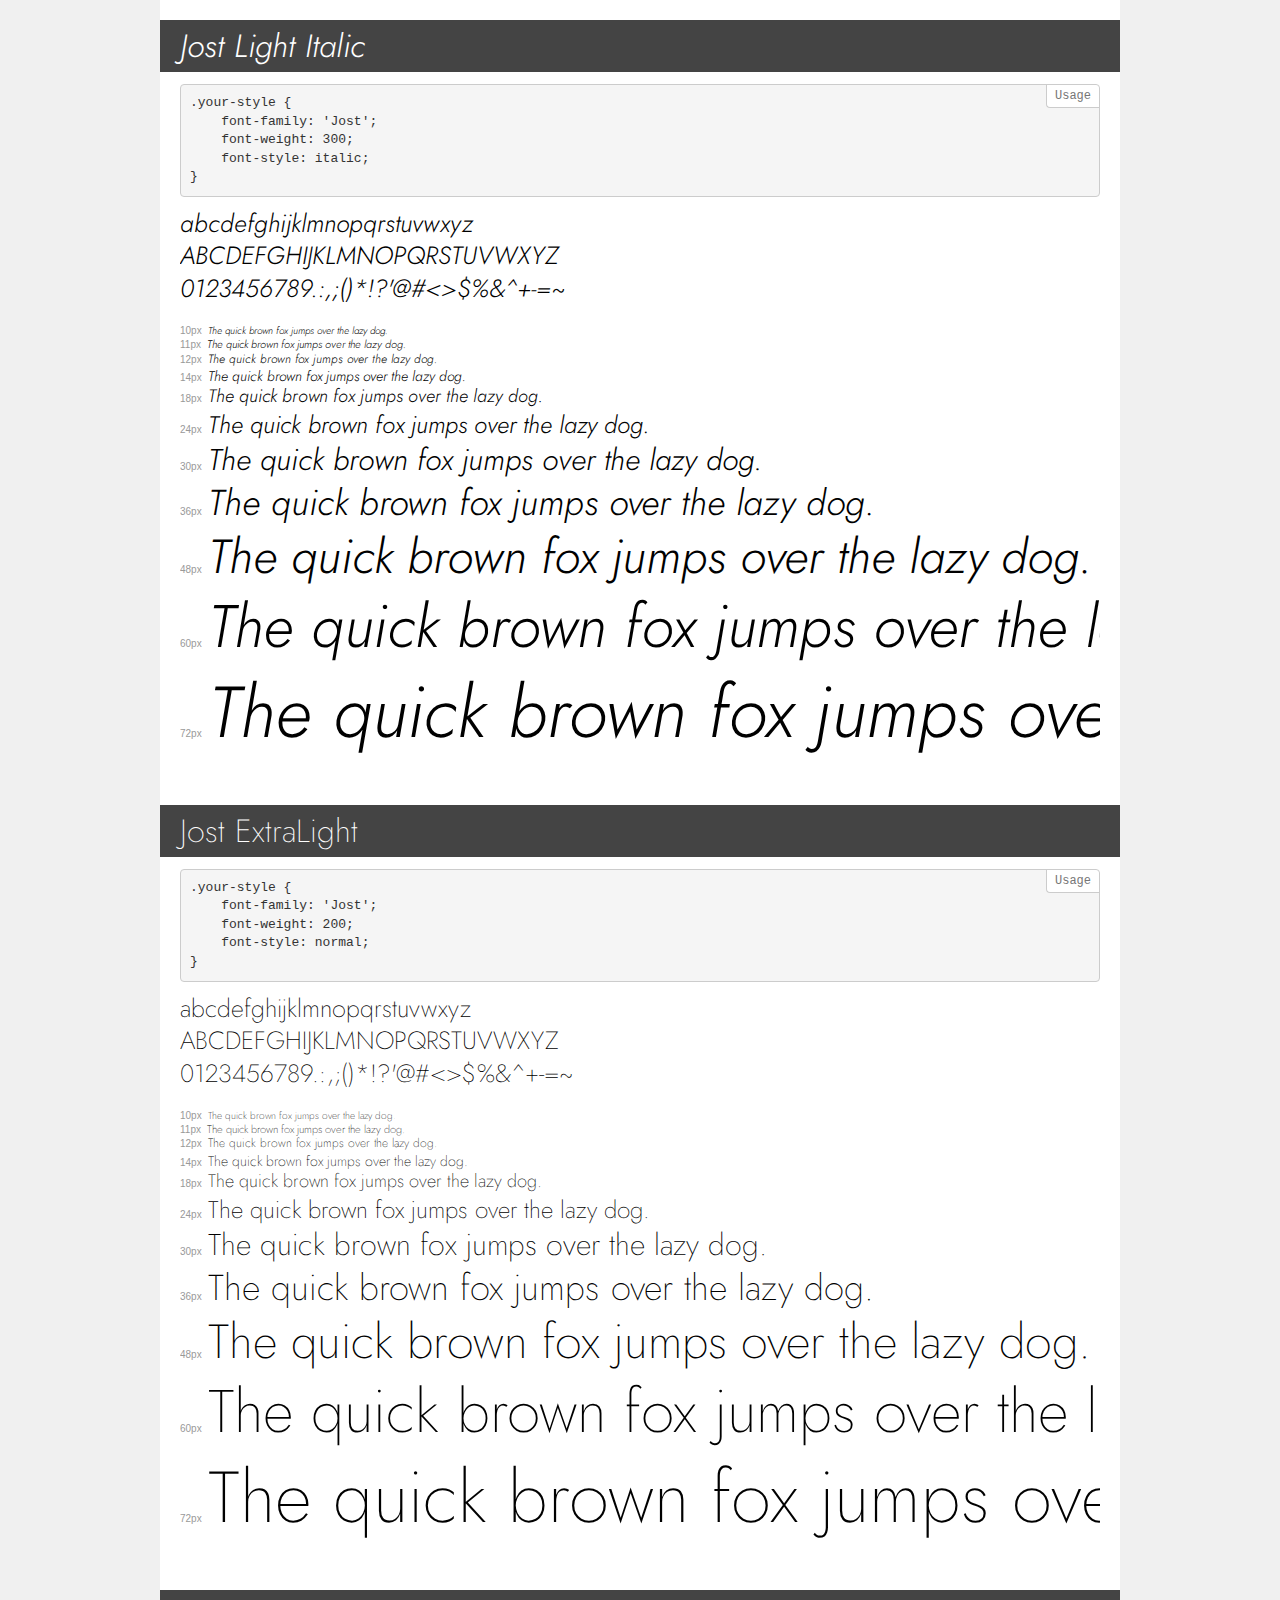
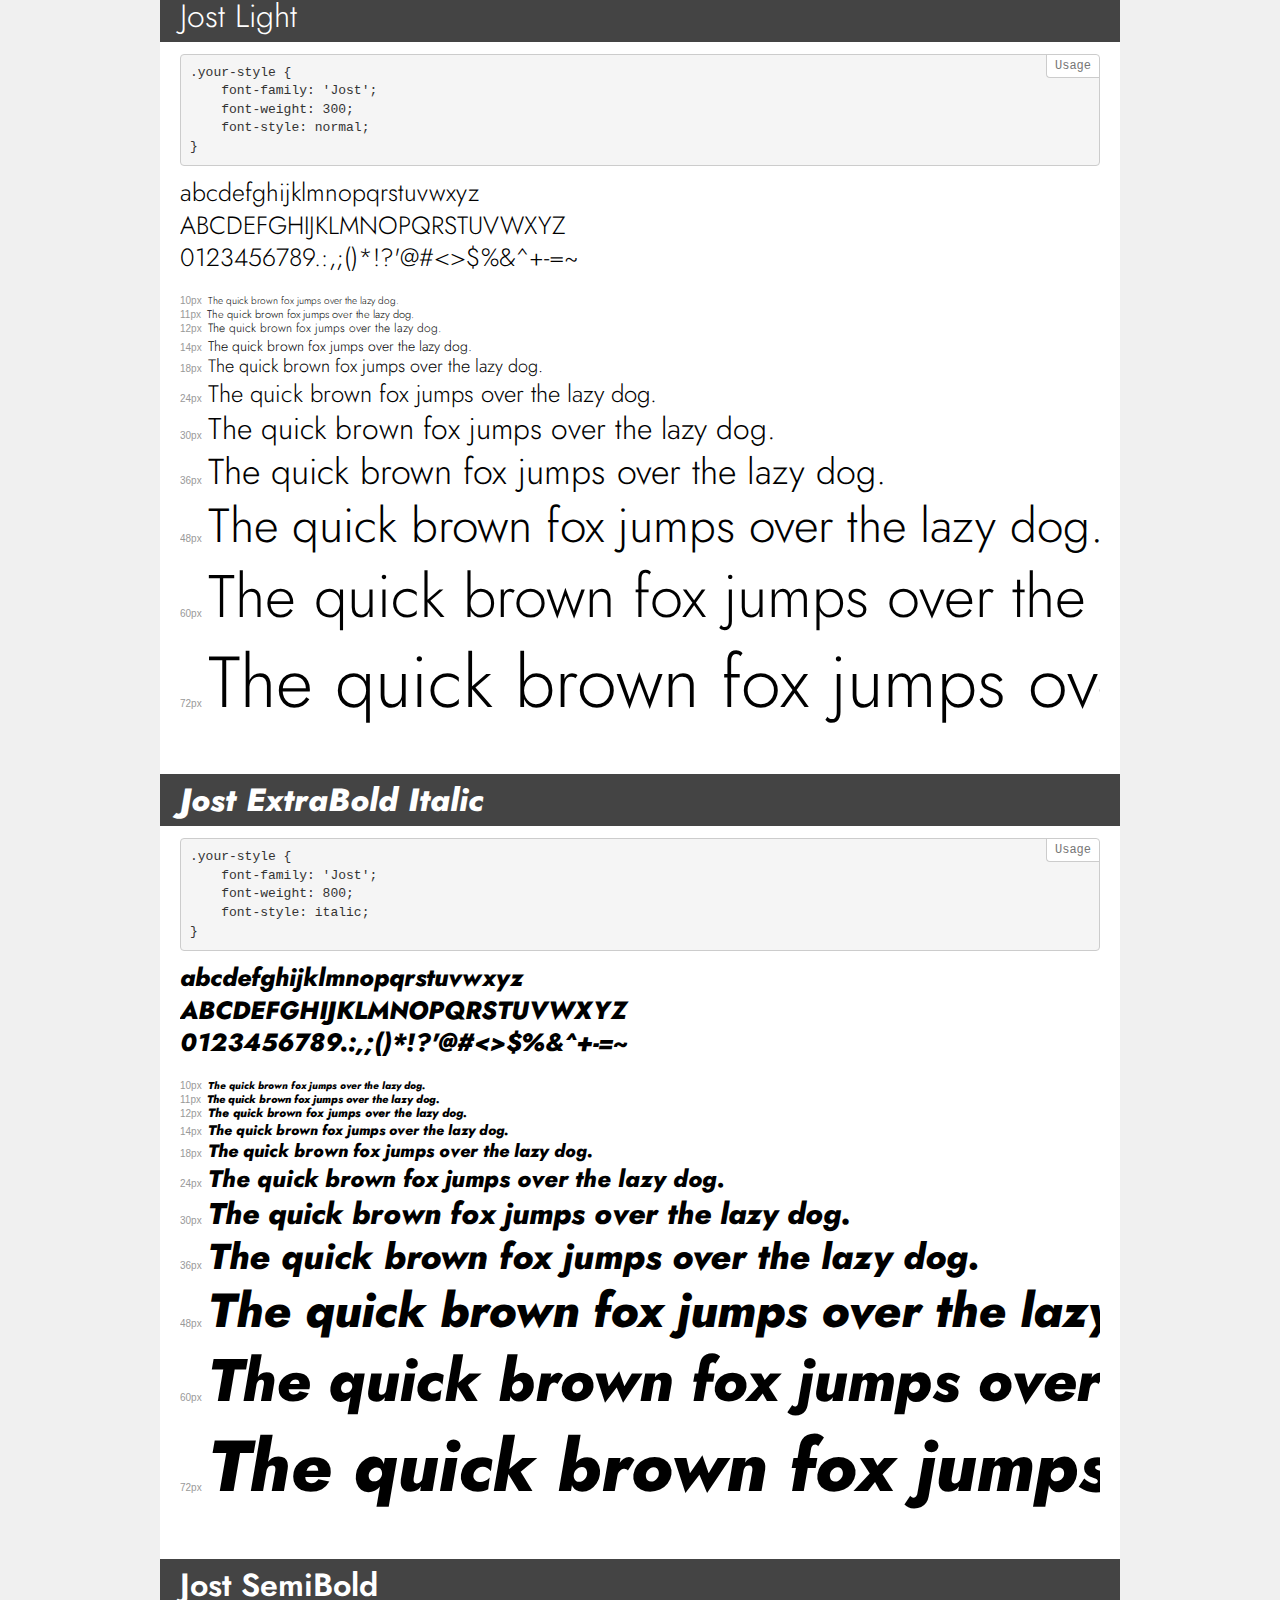
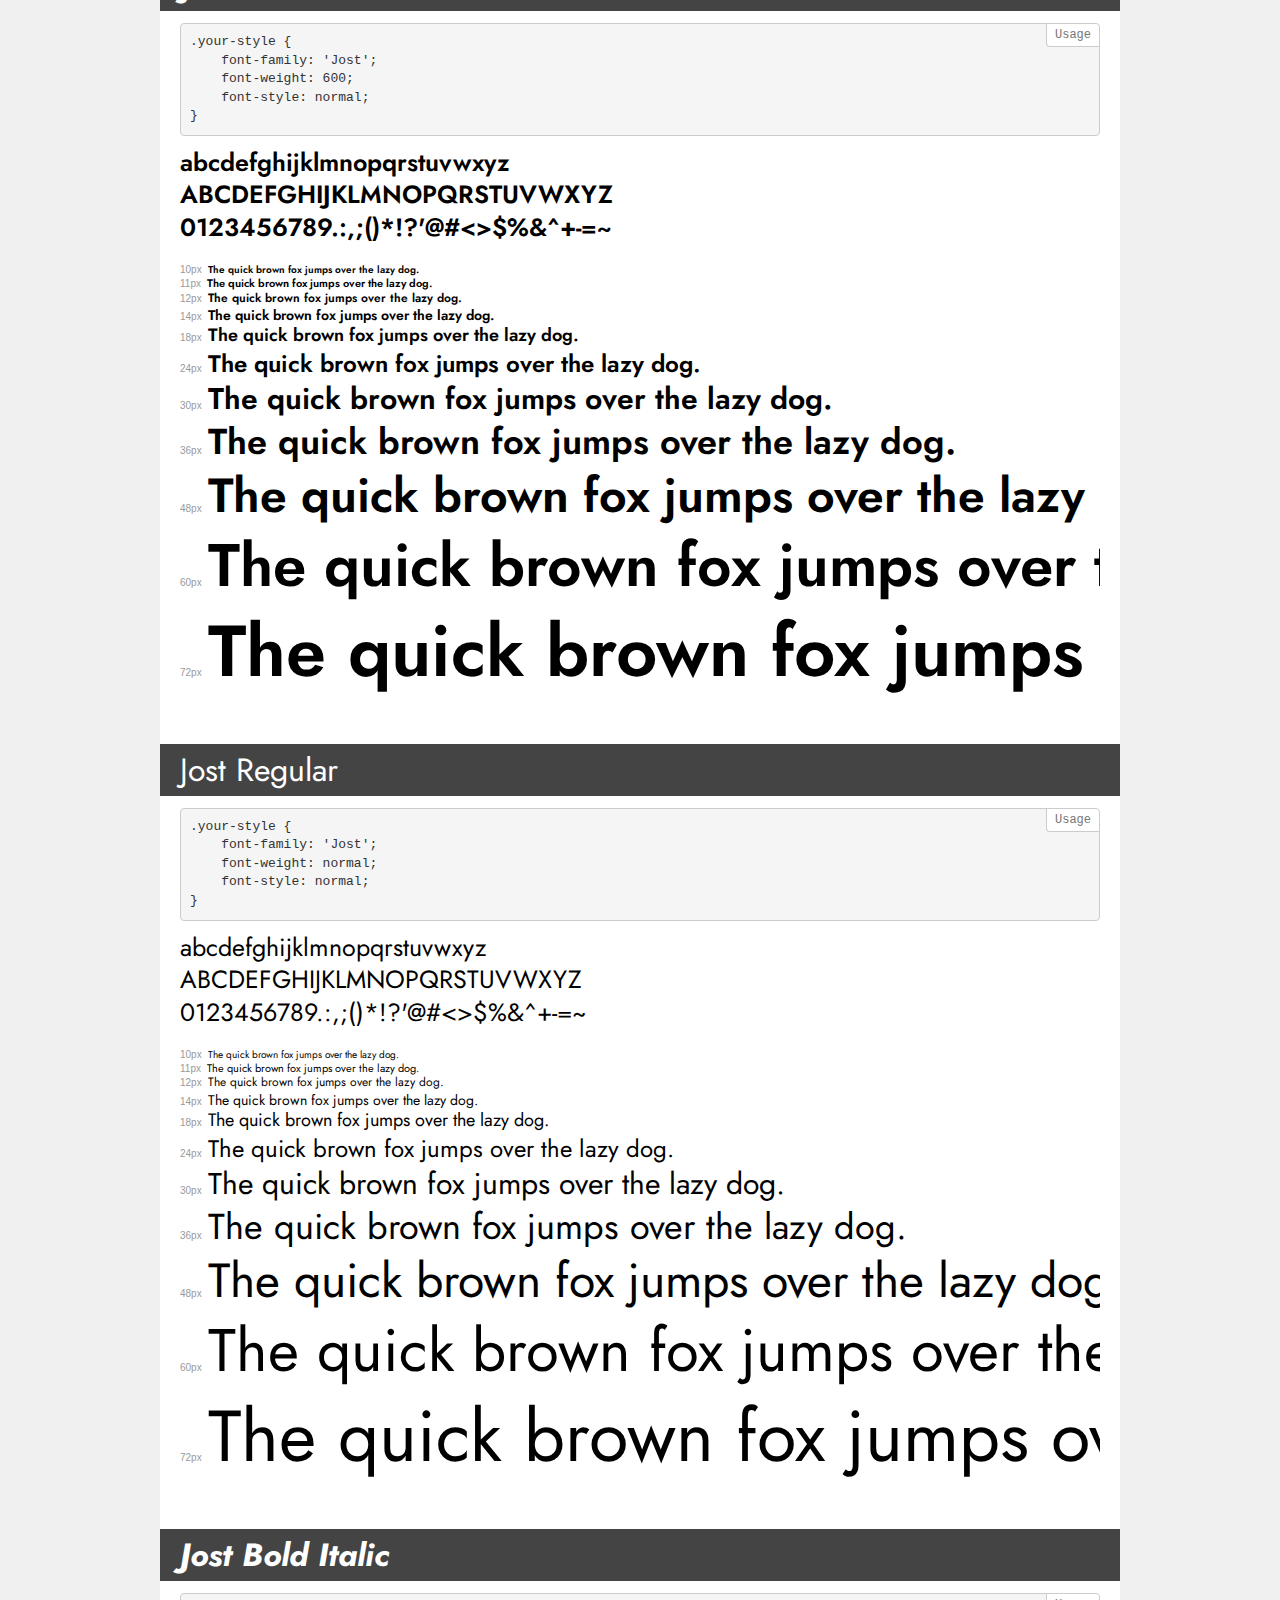
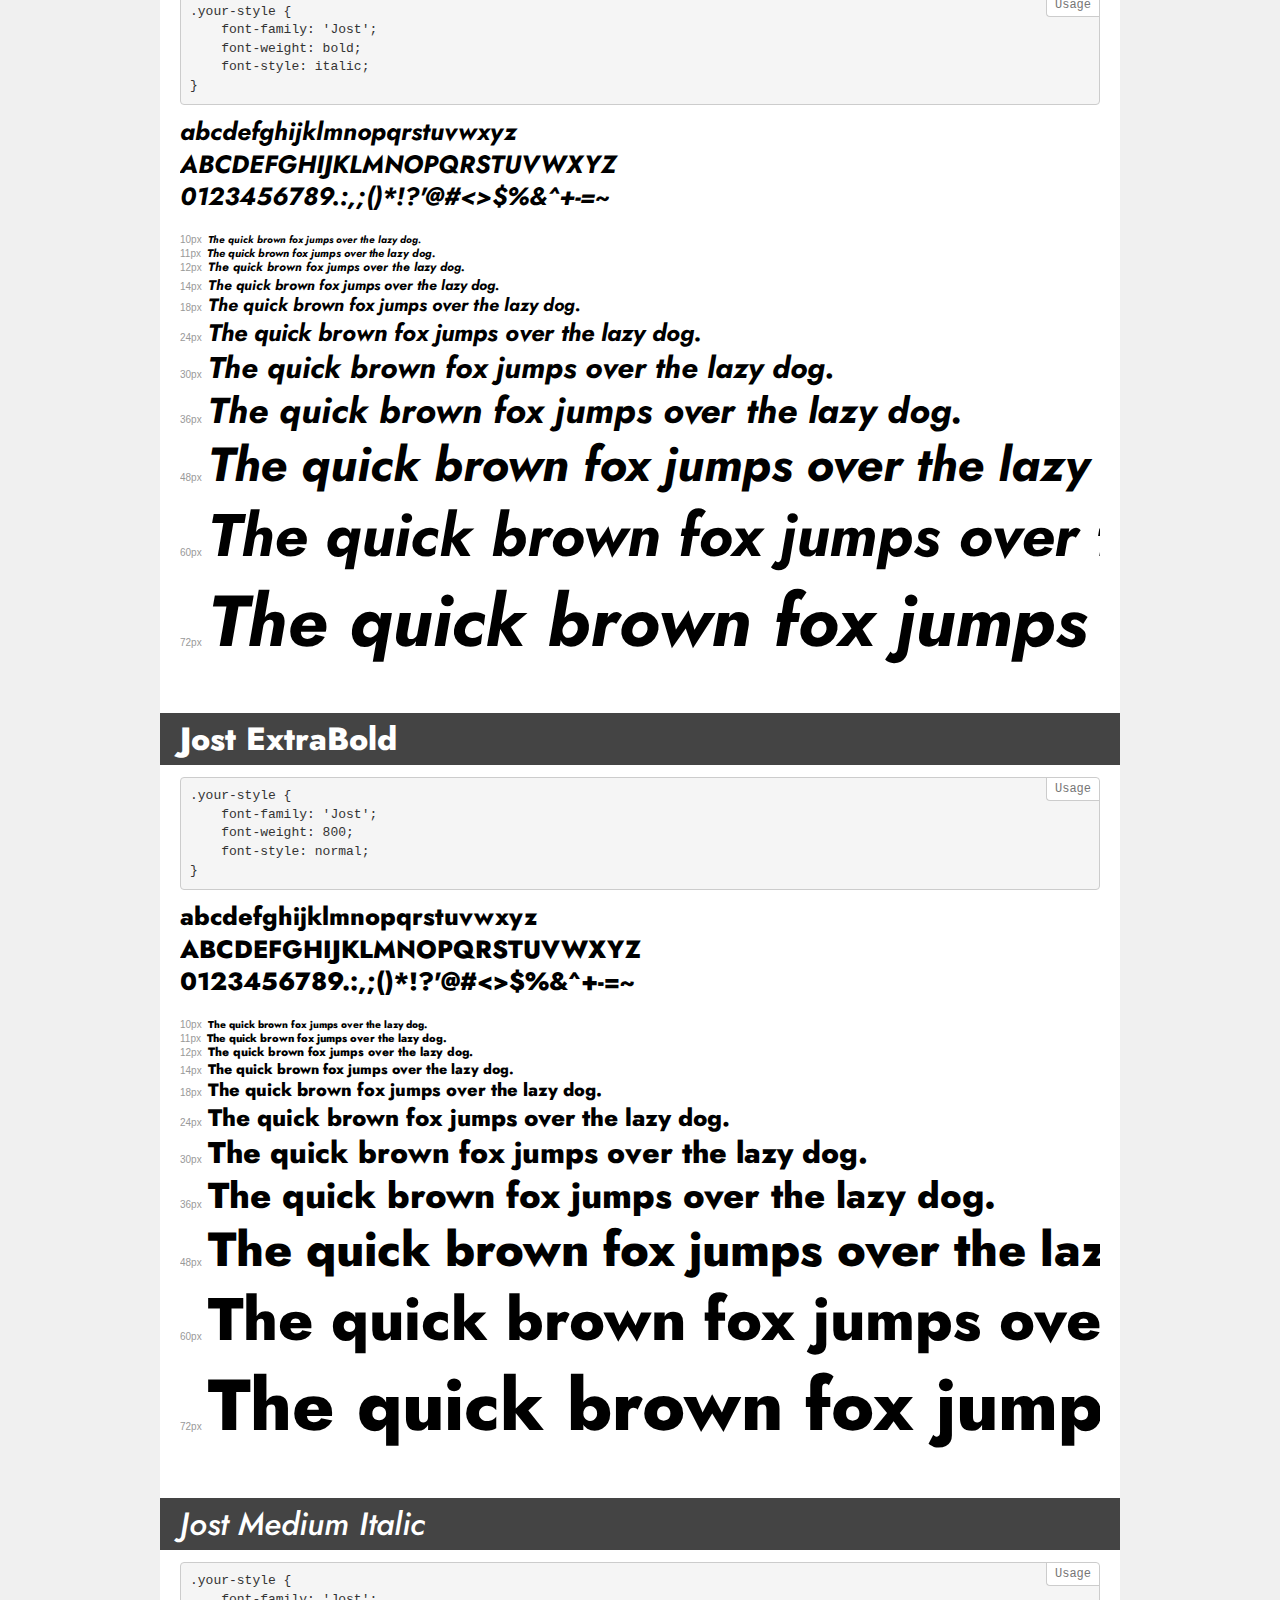
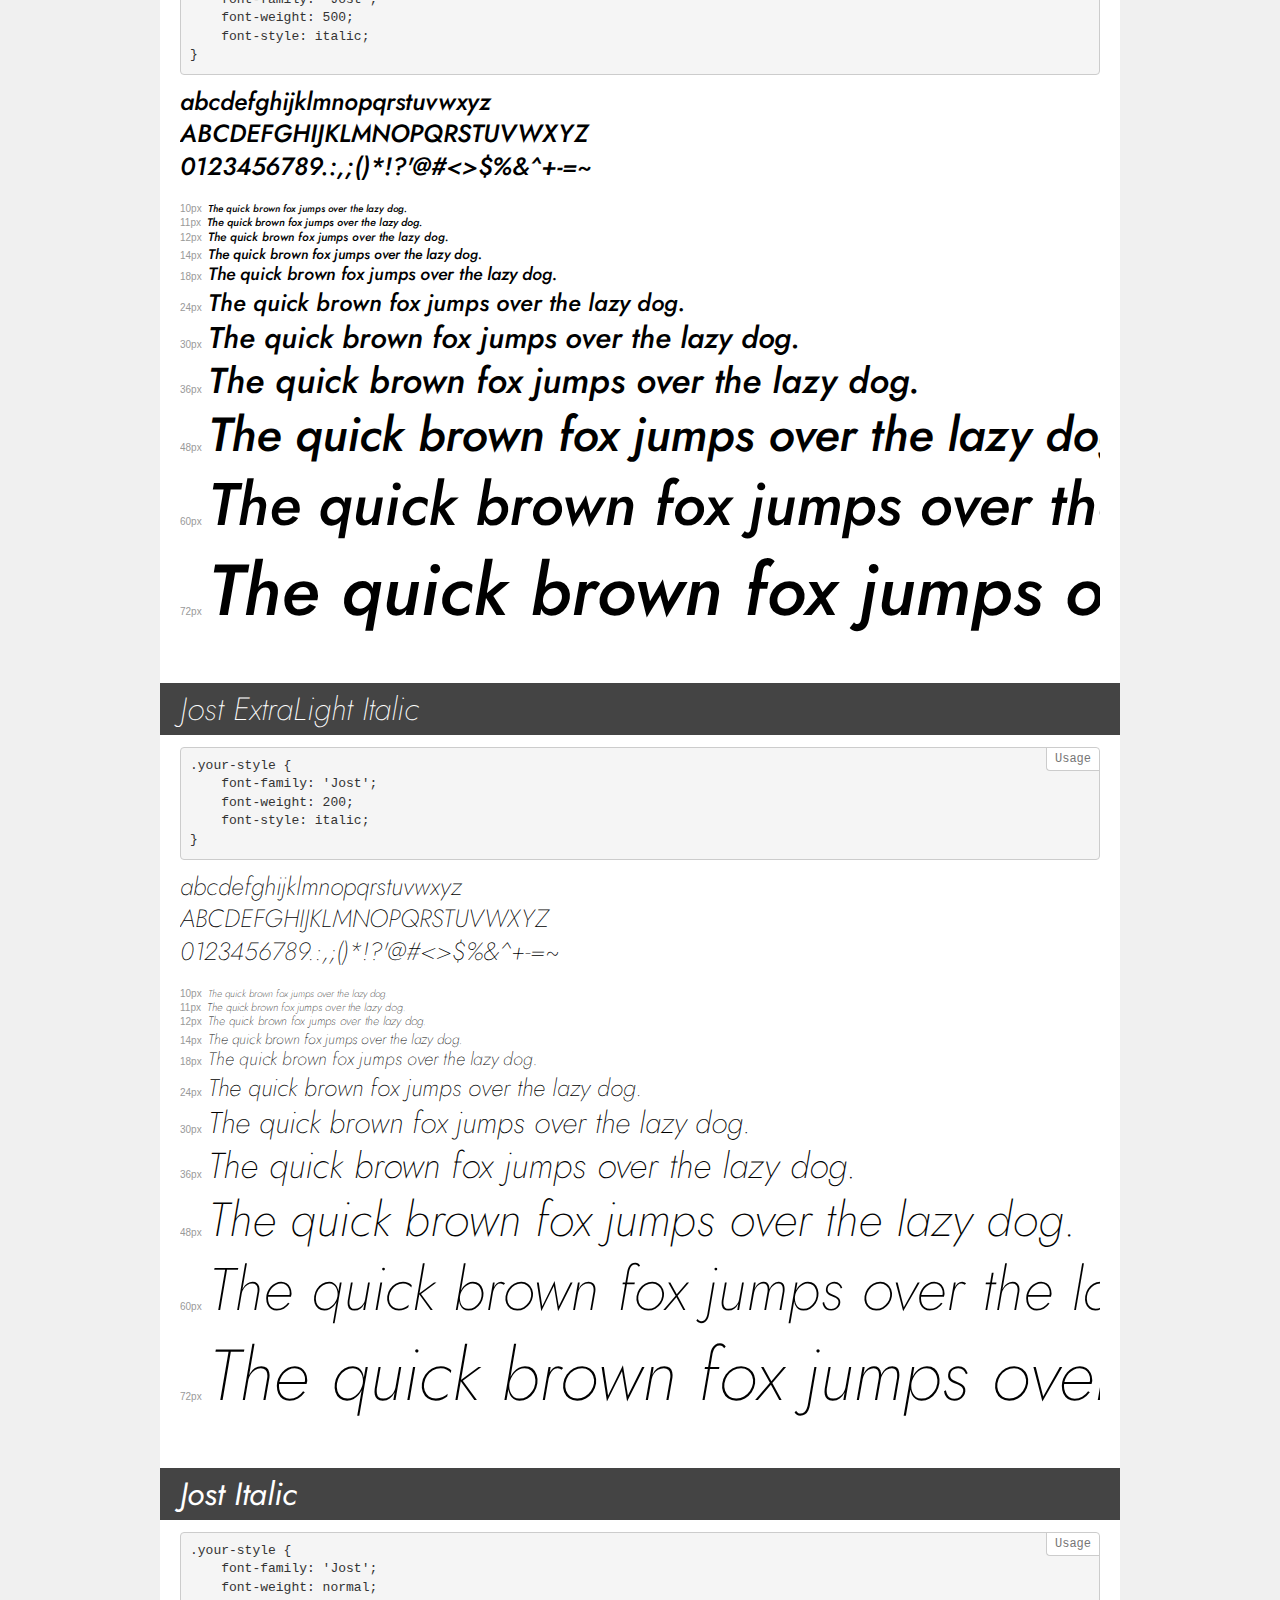
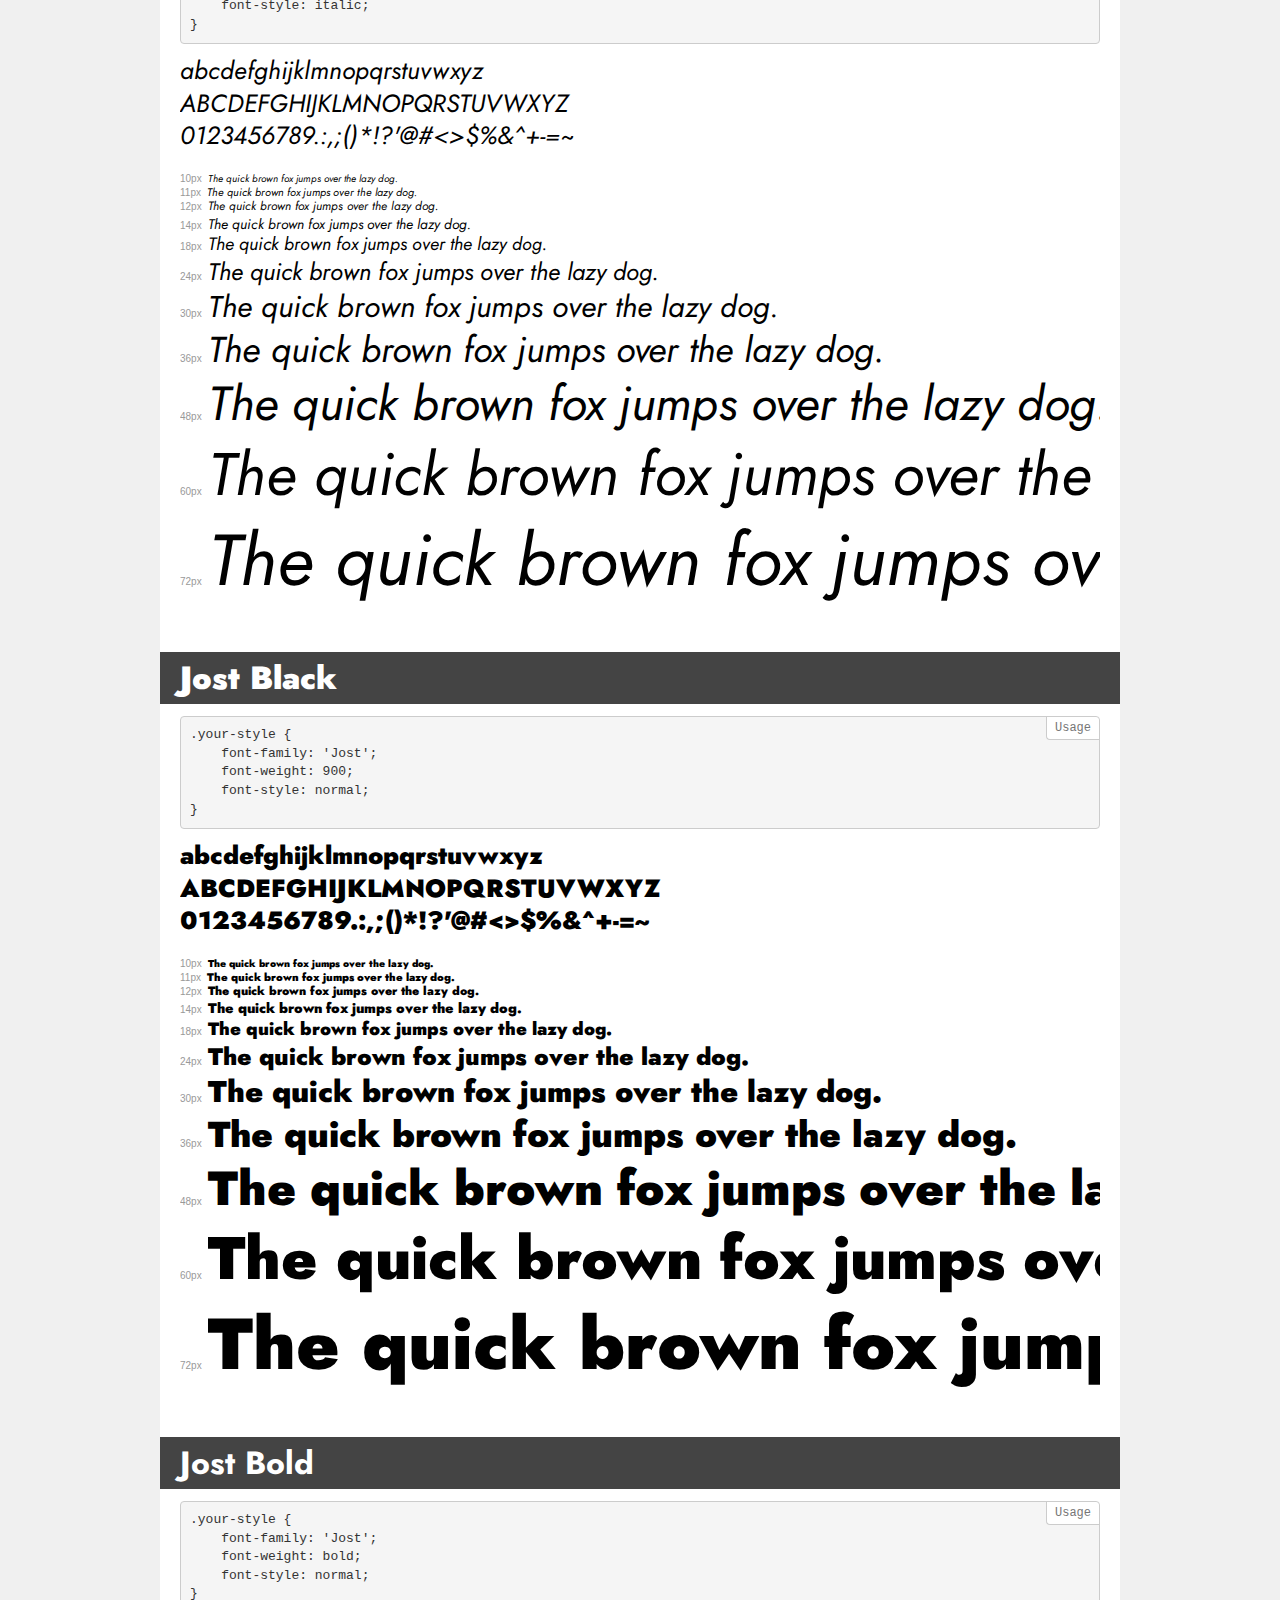
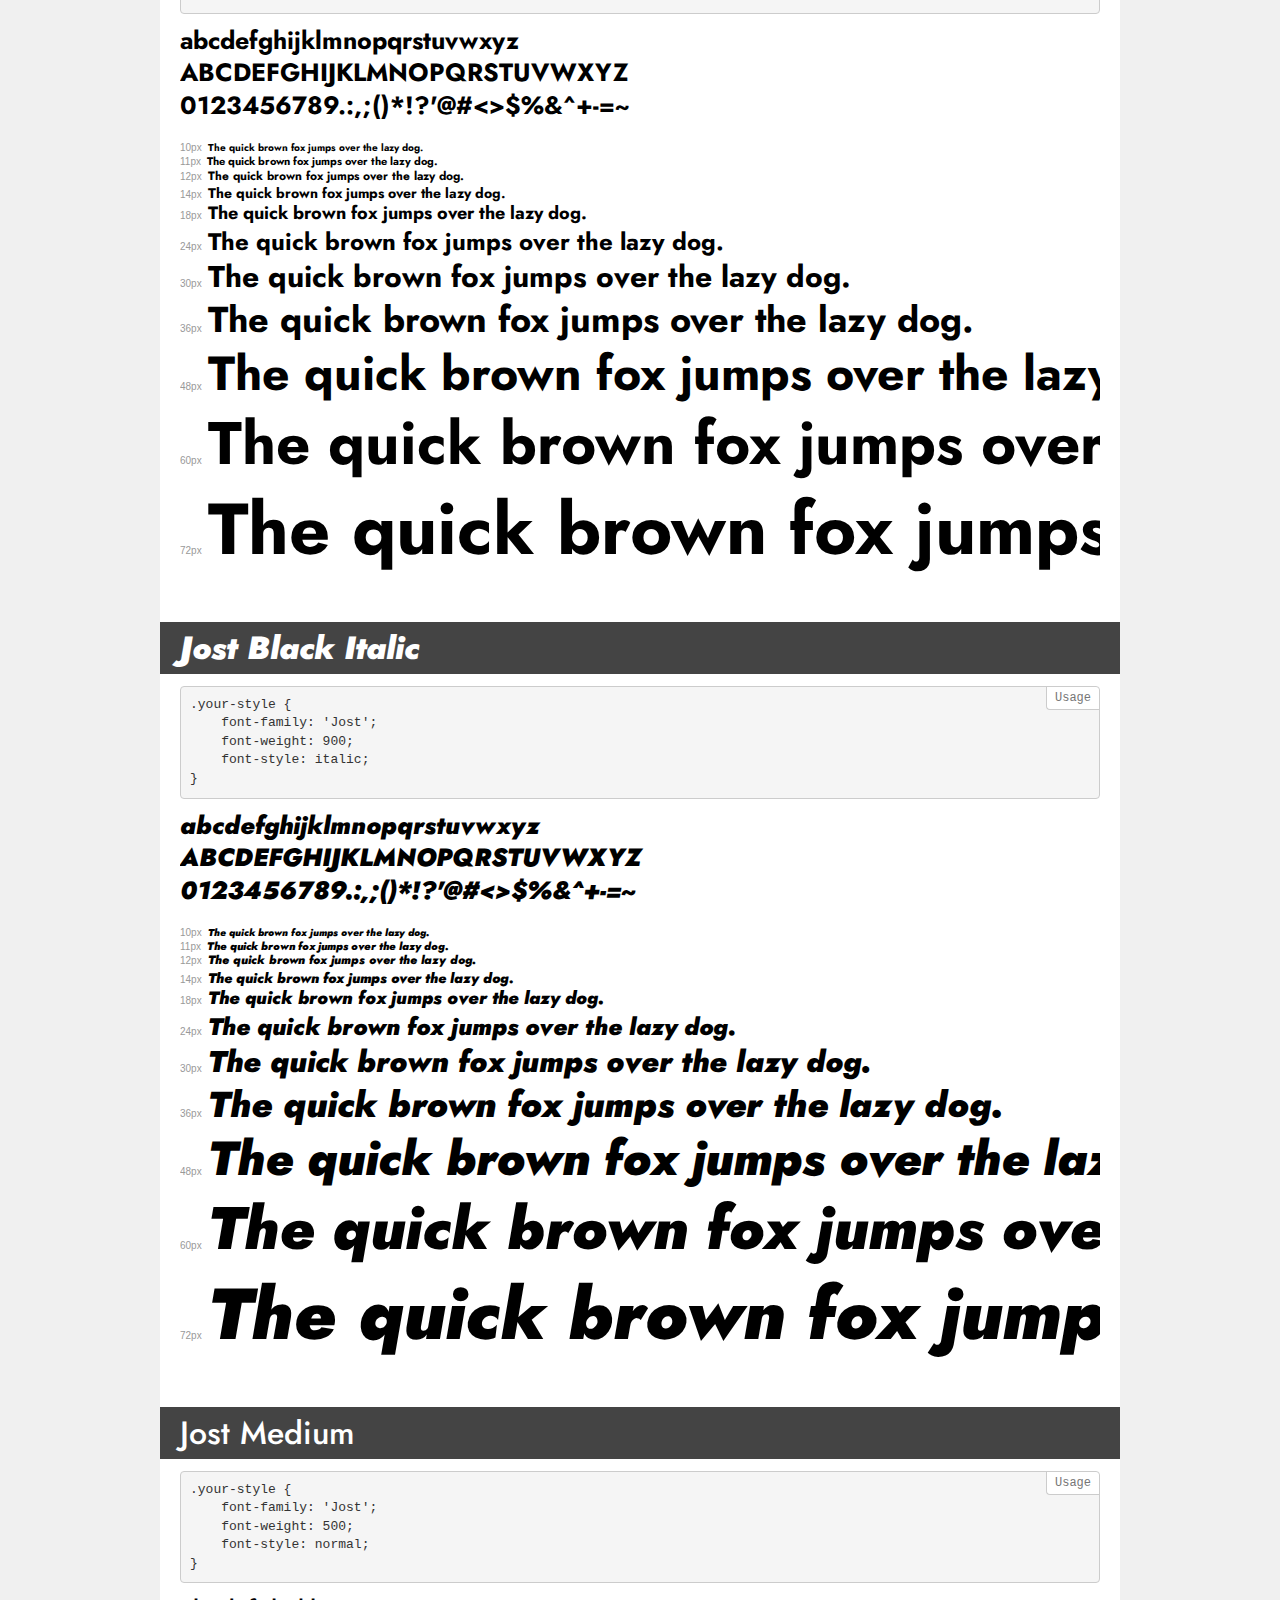
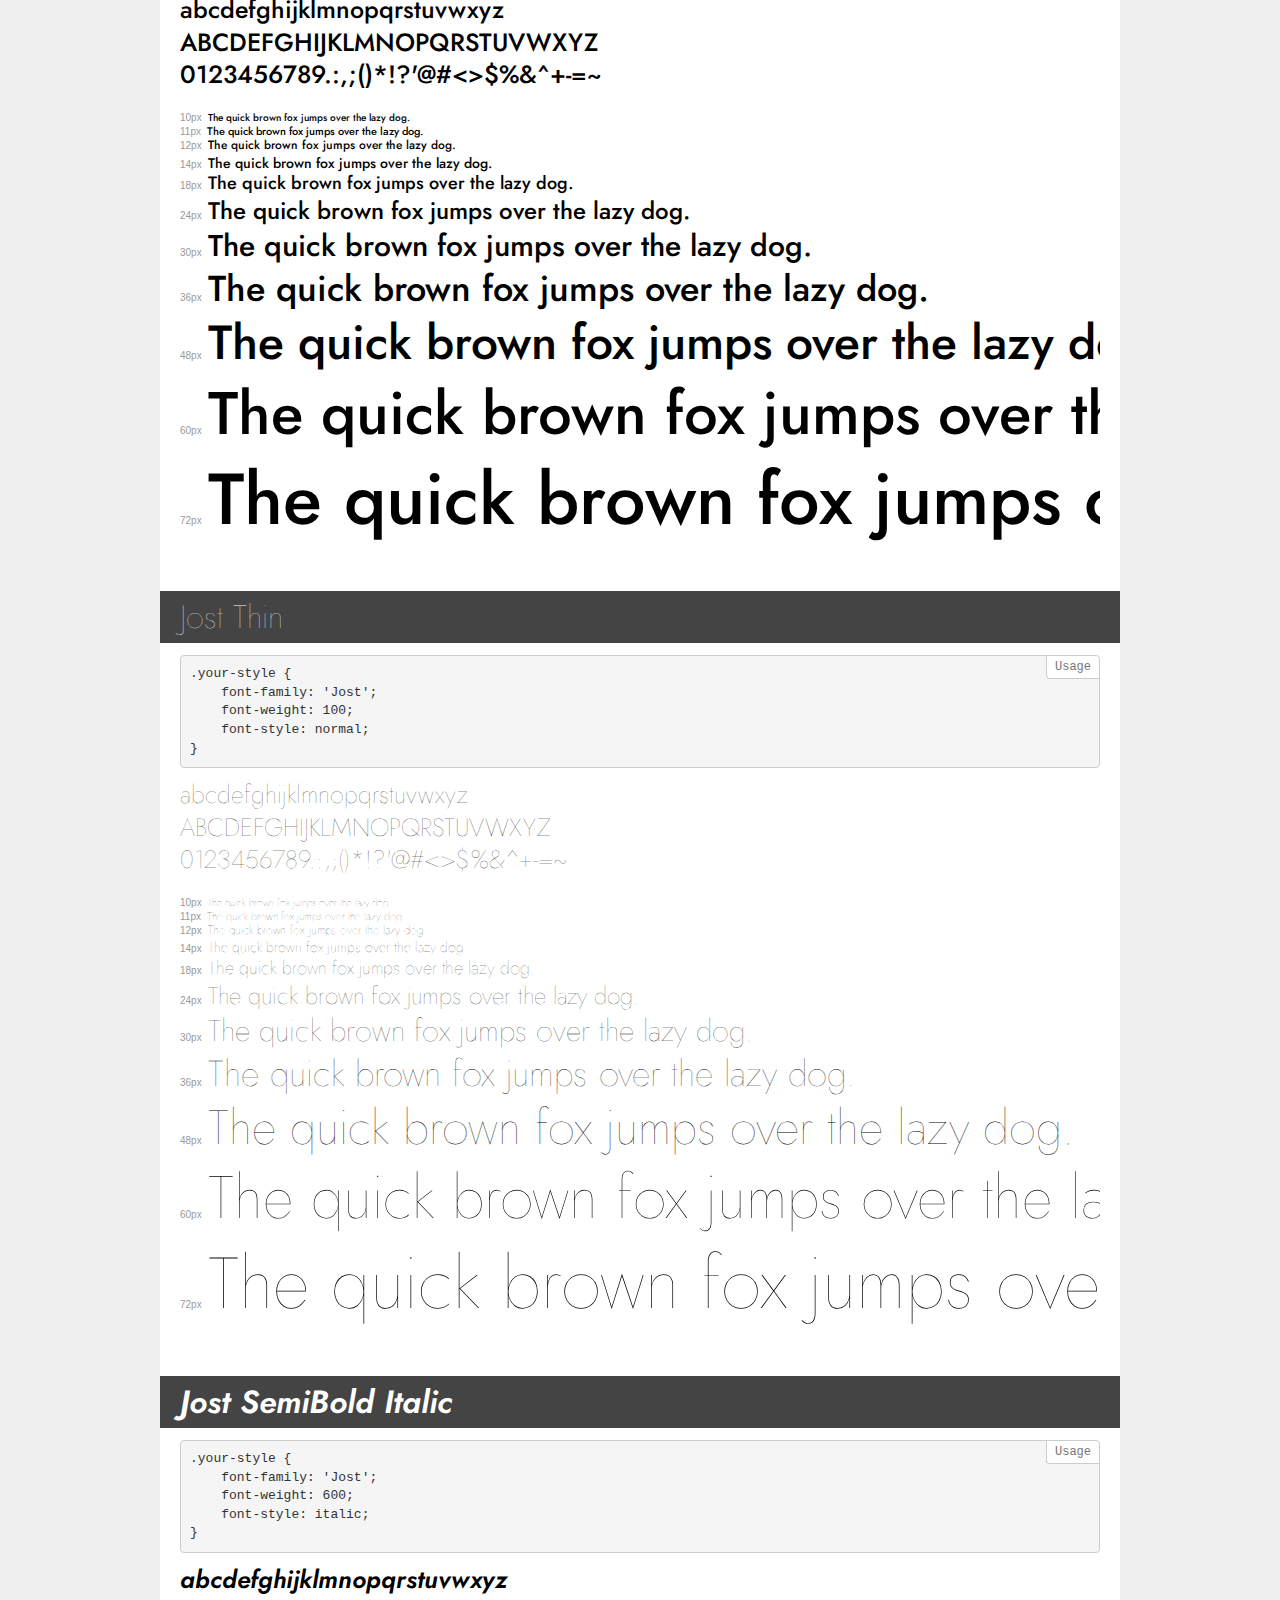
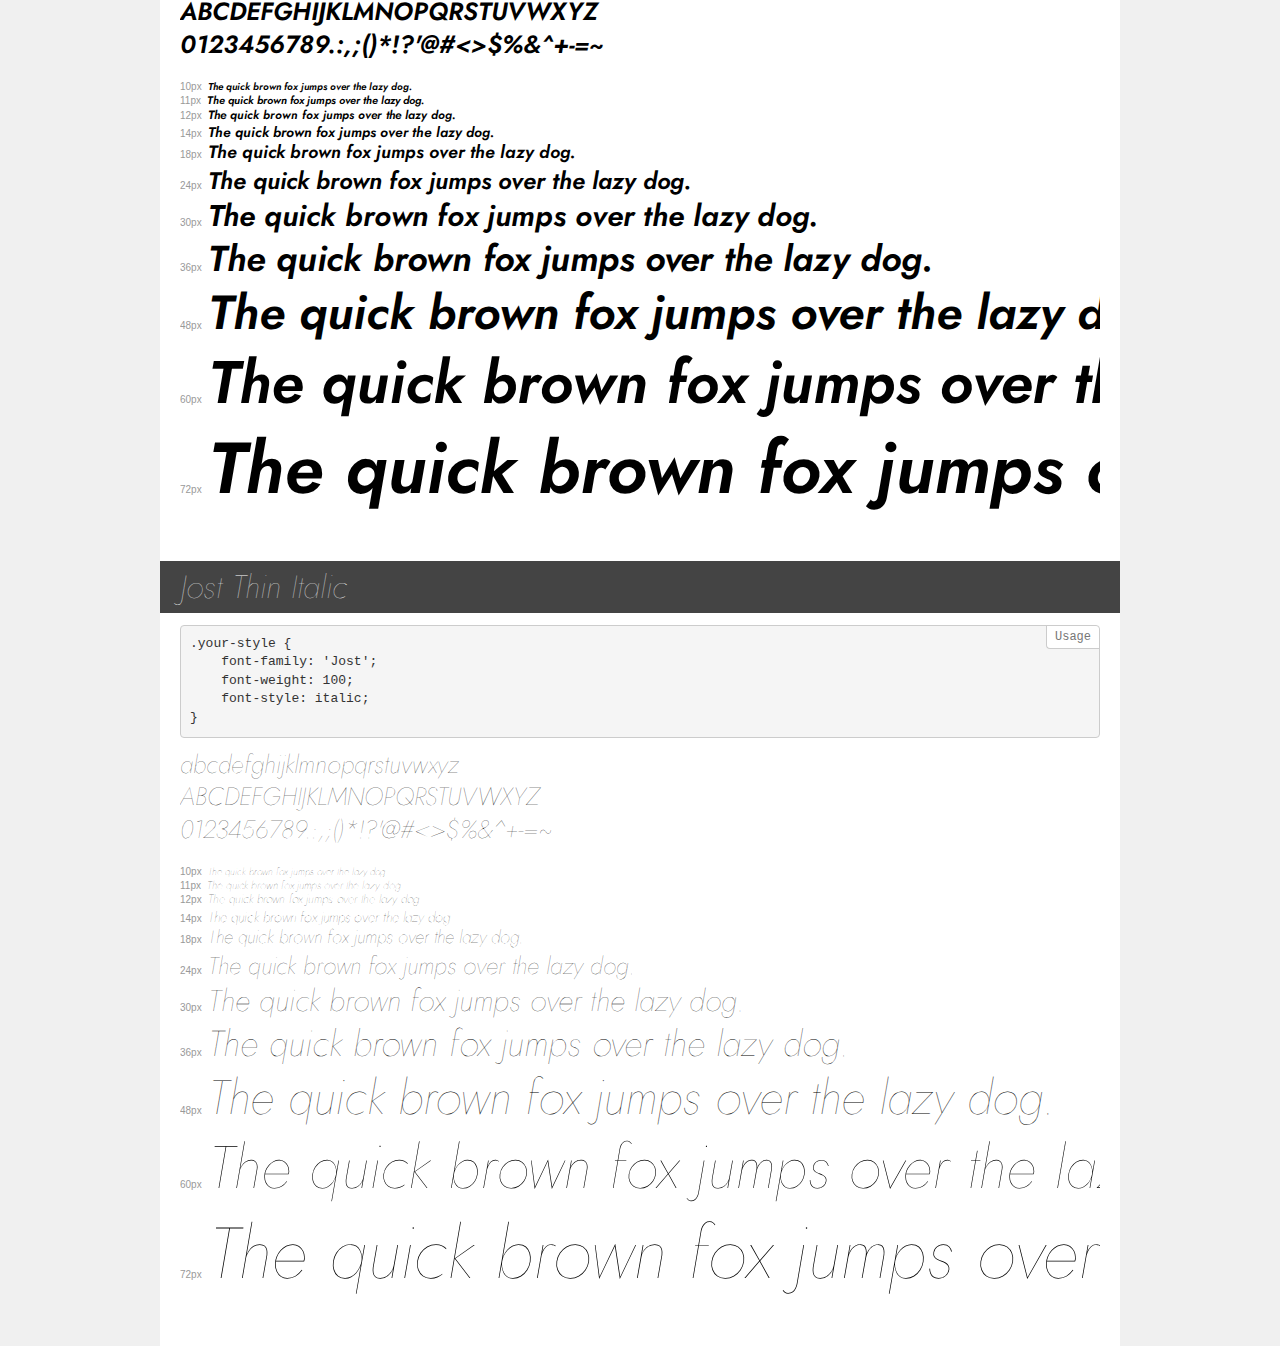
<file: font/demo.html>
<!DOCTYPE html>
<html lang="en">
<head>
    <meta charset="utf-8">
    <meta http-equiv="X-UA-Compatible" content="IE=edge">
    <meta name="viewport" content="width=device-width, initial-scale=1">
    <meta name="robots" content="noindex, noarchive">
    <meta name="format-detection" content="telephone=no">
    <title>Transfonter demo</title>
    <link href="stylesheet.css" rel="stylesheet">
    <style>
        /*
        http://meyerweb.com/eric/tools/css/reset/
        v2.0 | 20110126
        License: none (public domain)
        */
        html, body, div, span, applet, object, iframe,
        h1, h2, h3, h4, h5, h6, p, blockquote, pre,
        a, abbr, acronym, address, big, cite, code,
        del, dfn, em, img, ins, kbd, q, s, samp,
        small, strike, strong, sub, sup, tt, var,
        b, u, i, center,
        dl, dt, dd, ol, ul, li,
        fieldset, form, label, legend,
        table, caption, tbody, tfoot, thead, tr, th, td,
        article, aside, canvas, details, embed,
        figure, figcaption, footer, header, hgroup,
        menu, nav, output, ruby, section, summary,
        time, mark, audio, video {
            margin: 0;
            padding: 0;
            border: 0;
            font-size: 100%;
            font: inherit;
            vertical-align: baseline;
        }
        /* HTML5 display-role reset for older browsers */
        article, aside, details, figcaption, figure,
        footer, header, hgroup, menu, nav, section {
            display: block;
        }
        body {
            line-height: 1;
        }
        ol, ul {
            list-style: none;
        }
        blockquote, q {
            quotes: none;
        }
        blockquote:before, blockquote:after,
        q:before, q:after {
            content: '';
            content: none;
        }
        table {
            border-collapse: collapse;
            border-spacing: 0;
        }
        /* demo styles */
        body {
            background: #f0f0f0;
            color: #000;
        }
        .page {
            background: #fff;
            width: 920px;
            margin: 0 auto;
            padding: 20px 20px 0 20px;
            overflow: hidden;
        }
        .font-container {
            overflow-x: auto;
            overflow-y: hidden;
            margin-bottom: 40px;
            line-height: 1.3;
            white-space: nowrap;
            padding-bottom: 5px;
        }
        h1 {
            position: relative;
            background: #444;
            font-size: 32px;
            color: #fff;
            padding: 10px 20px;
            margin: 0 -20px 12px -20px;
        }
        .letters {
            font-size: 25px;
            margin-bottom: 20px;
        }
        .s10:before {
            content: '10px';
        }
        .s11:before {
            content: '11px';
        }
        .s12:before {
            content: '12px';
        }
        .s14:before {
            content: '14px';
        }
        .s18:before {
            content: '18px';
        }
        .s24:before {
            content: '24px';
        }
        .s30:before {
            content: '30px';
        }
        .s36:before {
            content: '36px';
        }
        .s48:before {
            content: '48px';
        }
        .s60:before {
            content: '60px';
        }
        .s72:before {
            content: '72px';
        }
        .s10:before, .s11:before, .s12:before, .s14:before,
        .s18:before, .s24:before, .s30:before, .s36:before,
        .s48:before, .s60:before, .s72:before {
            font-family: Arial, sans-serif;
            font-size: 10px;
            font-weight: normal;
            font-style: normal;
            color: #999;
            padding-right: 6px;
        }
        pre {
            display: block;
            position: relative;
            padding: 9px;
            margin: 0 0 10px;
            font-family: Monaco, Menlo, Consolas, "Courier New", monospace;
            font-size: 13px;
            line-height: 1.428571429;
            color: #333;
            font-weight: normal;
            font-style: normal;
            background-color: #f5f5f5;
            border: 1px solid #ccc;
            overflow-x: auto;
            border-radius: 4px;
        }
        pre:after {
            display: block;
            position: absolute;
            right: 0;
            top: 0;
            content: 'Usage';
            line-height: 1;
            padding: 5px 8px;
            font-size: 12px;
            color: #767676;
            background-color: #fff;
            border: 1px solid #ccc;
            border-right: none;
            border-top: none;
            border-radius: 0 4px 0 4px;
            z-index: 10;
        }
        /* responsive */
        @media (max-width: 959px) {
            .page {
                width: auto;
                margin: 0;
            }
        }
    </style>
</head>
<body>
<div class="page">
    <div class="demo">
        <h1 style="font-family: 'Jost'; font-weight: 300; font-style: italic;">Jost Light Italic</h1>
        <pre>.your-style {
    font-family: 'Jost';
    font-weight: 300;
    font-style: italic;
}</pre>
        <div class="font-container" style="font-family: 'Jost'; font-weight: 300; font-style: italic;">
            <p class="letters">
                abcdefghijklmnopqrstuvwxyz<br>
ABCDEFGHIJKLMNOPQRSTUVWXYZ<br>
                0123456789.:,;()*!?'@#<>$%&^+-=~
            </p>
            <p class="s10" style="font-size: 10px;">The quick brown fox jumps over the lazy dog.</p>
            <p class="s11" style="font-size: 11px;">The quick brown fox jumps over the lazy dog.</p>
            <p class="s12" style="font-size: 12px;">The quick brown fox jumps over the lazy dog.</p>
            <p class="s14" style="font-size: 14px;">The quick brown fox jumps over the lazy dog.</p>
            <p class="s18" style="font-size: 18px;">The quick brown fox jumps over the lazy dog.</p>
            <p class="s24" style="font-size: 24px;">The quick brown fox jumps over the lazy dog.</p>
            <p class="s30" style="font-size: 30px;">The quick brown fox jumps over the lazy dog.</p>
            <p class="s36" style="font-size: 36px;">The quick brown fox jumps over the lazy dog.</p>
            <p class="s48" style="font-size: 48px;">The quick brown fox jumps over the lazy dog.</p>
            <p class="s60" style="font-size: 60px;">The quick brown fox jumps over the lazy dog.</p>
            <p class="s72" style="font-size: 72px;">The quick brown fox jumps over the lazy dog.</p>
        </div>
    </div>
    <div class="demo">
        <h1 style="font-family: 'Jost'; font-weight: 200; font-style: normal;">Jost ExtraLight</h1>
        <pre>.your-style {
    font-family: 'Jost';
    font-weight: 200;
    font-style: normal;
}</pre>
        <div class="font-container" style="font-family: 'Jost'; font-weight: 200; font-style: normal;">
            <p class="letters">
                abcdefghijklmnopqrstuvwxyz<br>
ABCDEFGHIJKLMNOPQRSTUVWXYZ<br>
                0123456789.:,;()*!?'@#<>$%&^+-=~
            </p>
            <p class="s10" style="font-size: 10px;">The quick brown fox jumps over the lazy dog.</p>
            <p class="s11" style="font-size: 11px;">The quick brown fox jumps over the lazy dog.</p>
            <p class="s12" style="font-size: 12px;">The quick brown fox jumps over the lazy dog.</p>
            <p class="s14" style="font-size: 14px;">The quick brown fox jumps over the lazy dog.</p>
            <p class="s18" style="font-size: 18px;">The quick brown fox jumps over the lazy dog.</p>
            <p class="s24" style="font-size: 24px;">The quick brown fox jumps over the lazy dog.</p>
            <p class="s30" style="font-size: 30px;">The quick brown fox jumps over the lazy dog.</p>
            <p class="s36" style="font-size: 36px;">The quick brown fox jumps over the lazy dog.</p>
            <p class="s48" style="font-size: 48px;">The quick brown fox jumps over the lazy dog.</p>
            <p class="s60" style="font-size: 60px;">The quick brown fox jumps over the lazy dog.</p>
            <p class="s72" style="font-size: 72px;">The quick brown fox jumps over the lazy dog.</p>
        </div>
    </div>
    <div class="demo">
        <h1 style="font-family: 'Jost'; font-weight: 300; font-style: normal;">Jost Light</h1>
        <pre>.your-style {
    font-family: 'Jost';
    font-weight: 300;
    font-style: normal;
}</pre>
        <div class="font-container" style="font-family: 'Jost'; font-weight: 300; font-style: normal;">
            <p class="letters">
                abcdefghijklmnopqrstuvwxyz<br>
ABCDEFGHIJKLMNOPQRSTUVWXYZ<br>
                0123456789.:,;()*!?'@#<>$%&^+-=~
            </p>
            <p class="s10" style="font-size: 10px;">The quick brown fox jumps over the lazy dog.</p>
            <p class="s11" style="font-size: 11px;">The quick brown fox jumps over the lazy dog.</p>
            <p class="s12" style="font-size: 12px;">The quick brown fox jumps over the lazy dog.</p>
            <p class="s14" style="font-size: 14px;">The quick brown fox jumps over the lazy dog.</p>
            <p class="s18" style="font-size: 18px;">The quick brown fox jumps over the lazy dog.</p>
            <p class="s24" style="font-size: 24px;">The quick brown fox jumps over the lazy dog.</p>
            <p class="s30" style="font-size: 30px;">The quick brown fox jumps over the lazy dog.</p>
            <p class="s36" style="font-size: 36px;">The quick brown fox jumps over the lazy dog.</p>
            <p class="s48" style="font-size: 48px;">The quick brown fox jumps over the lazy dog.</p>
            <p class="s60" style="font-size: 60px;">The quick brown fox jumps over the lazy dog.</p>
            <p class="s72" style="font-size: 72px;">The quick brown fox jumps over the lazy dog.</p>
        </div>
    </div>
    <div class="demo">
        <h1 style="font-family: 'Jost'; font-weight: 800; font-style: italic;">Jost ExtraBold Italic</h1>
        <pre>.your-style {
    font-family: 'Jost';
    font-weight: 800;
    font-style: italic;
}</pre>
        <div class="font-container" style="font-family: 'Jost'; font-weight: 800; font-style: italic;">
            <p class="letters">
                abcdefghijklmnopqrstuvwxyz<br>
ABCDEFGHIJKLMNOPQRSTUVWXYZ<br>
                0123456789.:,;()*!?'@#<>$%&^+-=~
            </p>
            <p class="s10" style="font-size: 10px;">The quick brown fox jumps over the lazy dog.</p>
            <p class="s11" style="font-size: 11px;">The quick brown fox jumps over the lazy dog.</p>
            <p class="s12" style="font-size: 12px;">The quick brown fox jumps over the lazy dog.</p>
            <p class="s14" style="font-size: 14px;">The quick brown fox jumps over the lazy dog.</p>
            <p class="s18" style="font-size: 18px;">The quick brown fox jumps over the lazy dog.</p>
            <p class="s24" style="font-size: 24px;">The quick brown fox jumps over the lazy dog.</p>
            <p class="s30" style="font-size: 30px;">The quick brown fox jumps over the lazy dog.</p>
            <p class="s36" style="font-size: 36px;">The quick brown fox jumps over the lazy dog.</p>
            <p class="s48" style="font-size: 48px;">The quick brown fox jumps over the lazy dog.</p>
            <p class="s60" style="font-size: 60px;">The quick brown fox jumps over the lazy dog.</p>
            <p class="s72" style="font-size: 72px;">The quick brown fox jumps over the lazy dog.</p>
        </div>
    </div>
    <div class="demo">
        <h1 style="font-family: 'Jost'; font-weight: 600; font-style: normal;">Jost SemiBold</h1>
        <pre>.your-style {
    font-family: 'Jost';
    font-weight: 600;
    font-style: normal;
}</pre>
        <div class="font-container" style="font-family: 'Jost'; font-weight: 600; font-style: normal;">
            <p class="letters">
                abcdefghijklmnopqrstuvwxyz<br>
ABCDEFGHIJKLMNOPQRSTUVWXYZ<br>
                0123456789.:,;()*!?'@#<>$%&^+-=~
            </p>
            <p class="s10" style="font-size: 10px;">The quick brown fox jumps over the lazy dog.</p>
            <p class="s11" style="font-size: 11px;">The quick brown fox jumps over the lazy dog.</p>
            <p class="s12" style="font-size: 12px;">The quick brown fox jumps over the lazy dog.</p>
            <p class="s14" style="font-size: 14px;">The quick brown fox jumps over the lazy dog.</p>
            <p class="s18" style="font-size: 18px;">The quick brown fox jumps over the lazy dog.</p>
            <p class="s24" style="font-size: 24px;">The quick brown fox jumps over the lazy dog.</p>
            <p class="s30" style="font-size: 30px;">The quick brown fox jumps over the lazy dog.</p>
            <p class="s36" style="font-size: 36px;">The quick brown fox jumps over the lazy dog.</p>
            <p class="s48" style="font-size: 48px;">The quick brown fox jumps over the lazy dog.</p>
            <p class="s60" style="font-size: 60px;">The quick brown fox jumps over the lazy dog.</p>
            <p class="s72" style="font-size: 72px;">The quick brown fox jumps over the lazy dog.</p>
        </div>
    </div>
    <div class="demo">
        <h1 style="font-family: 'Jost'; font-weight: normal; font-style: normal;">Jost Regular</h1>
        <pre>.your-style {
    font-family: 'Jost';
    font-weight: normal;
    font-style: normal;
}</pre>
        <div class="font-container" style="font-family: 'Jost'; font-weight: normal; font-style: normal;">
            <p class="letters">
                abcdefghijklmnopqrstuvwxyz<br>
ABCDEFGHIJKLMNOPQRSTUVWXYZ<br>
                0123456789.:,;()*!?'@#<>$%&^+-=~
            </p>
            <p class="s10" style="font-size: 10px;">The quick brown fox jumps over the lazy dog.</p>
            <p class="s11" style="font-size: 11px;">The quick brown fox jumps over the lazy dog.</p>
            <p class="s12" style="font-size: 12px;">The quick brown fox jumps over the lazy dog.</p>
            <p class="s14" style="font-size: 14px;">The quick brown fox jumps over the lazy dog.</p>
            <p class="s18" style="font-size: 18px;">The quick brown fox jumps over the lazy dog.</p>
            <p class="s24" style="font-size: 24px;">The quick brown fox jumps over the lazy dog.</p>
            <p class="s30" style="font-size: 30px;">The quick brown fox jumps over the lazy dog.</p>
            <p class="s36" style="font-size: 36px;">The quick brown fox jumps over the lazy dog.</p>
            <p class="s48" style="font-size: 48px;">The quick brown fox jumps over the lazy dog.</p>
            <p class="s60" style="font-size: 60px;">The quick brown fox jumps over the lazy dog.</p>
            <p class="s72" style="font-size: 72px;">The quick brown fox jumps over the lazy dog.</p>
        </div>
    </div>
    <div class="demo">
        <h1 style="font-family: 'Jost'; font-weight: bold; font-style: italic;">Jost Bold Italic</h1>
        <pre>.your-style {
    font-family: 'Jost';
    font-weight: bold;
    font-style: italic;
}</pre>
        <div class="font-container" style="font-family: 'Jost'; font-weight: bold; font-style: italic;">
            <p class="letters">
                abcdefghijklmnopqrstuvwxyz<br>
ABCDEFGHIJKLMNOPQRSTUVWXYZ<br>
                0123456789.:,;()*!?'@#<>$%&^+-=~
            </p>
            <p class="s10" style="font-size: 10px;">The quick brown fox jumps over the lazy dog.</p>
            <p class="s11" style="font-size: 11px;">The quick brown fox jumps over the lazy dog.</p>
            <p class="s12" style="font-size: 12px;">The quick brown fox jumps over the lazy dog.</p>
            <p class="s14" style="font-size: 14px;">The quick brown fox jumps over the lazy dog.</p>
            <p class="s18" style="font-size: 18px;">The quick brown fox jumps over the lazy dog.</p>
            <p class="s24" style="font-size: 24px;">The quick brown fox jumps over the lazy dog.</p>
            <p class="s30" style="font-size: 30px;">The quick brown fox jumps over the lazy dog.</p>
            <p class="s36" style="font-size: 36px;">The quick brown fox jumps over the lazy dog.</p>
            <p class="s48" style="font-size: 48px;">The quick brown fox jumps over the lazy dog.</p>
            <p class="s60" style="font-size: 60px;">The quick brown fox jumps over the lazy dog.</p>
            <p class="s72" style="font-size: 72px;">The quick brown fox jumps over the lazy dog.</p>
        </div>
    </div>
    <div class="demo">
        <h1 style="font-family: 'Jost'; font-weight: 800; font-style: normal;">Jost ExtraBold</h1>
        <pre>.your-style {
    font-family: 'Jost';
    font-weight: 800;
    font-style: normal;
}</pre>
        <div class="font-container" style="font-family: 'Jost'; font-weight: 800; font-style: normal;">
            <p class="letters">
                abcdefghijklmnopqrstuvwxyz<br>
ABCDEFGHIJKLMNOPQRSTUVWXYZ<br>
                0123456789.:,;()*!?'@#<>$%&^+-=~
            </p>
            <p class="s10" style="font-size: 10px;">The quick brown fox jumps over the lazy dog.</p>
            <p class="s11" style="font-size: 11px;">The quick brown fox jumps over the lazy dog.</p>
            <p class="s12" style="font-size: 12px;">The quick brown fox jumps over the lazy dog.</p>
            <p class="s14" style="font-size: 14px;">The quick brown fox jumps over the lazy dog.</p>
            <p class="s18" style="font-size: 18px;">The quick brown fox jumps over the lazy dog.</p>
            <p class="s24" style="font-size: 24px;">The quick brown fox jumps over the lazy dog.</p>
            <p class="s30" style="font-size: 30px;">The quick brown fox jumps over the lazy dog.</p>
            <p class="s36" style="font-size: 36px;">The quick brown fox jumps over the lazy dog.</p>
            <p class="s48" style="font-size: 48px;">The quick brown fox jumps over the lazy dog.</p>
            <p class="s60" style="font-size: 60px;">The quick brown fox jumps over the lazy dog.</p>
            <p class="s72" style="font-size: 72px;">The quick brown fox jumps over the lazy dog.</p>
        </div>
    </div>
    <div class="demo">
        <h1 style="font-family: 'Jost'; font-weight: 500; font-style: italic;">Jost Medium Italic</h1>
        <pre>.your-style {
    font-family: 'Jost';
    font-weight: 500;
    font-style: italic;
}</pre>
        <div class="font-container" style="font-family: 'Jost'; font-weight: 500; font-style: italic;">
            <p class="letters">
                abcdefghijklmnopqrstuvwxyz<br>
ABCDEFGHIJKLMNOPQRSTUVWXYZ<br>
                0123456789.:,;()*!?'@#<>$%&^+-=~
            </p>
            <p class="s10" style="font-size: 10px;">The quick brown fox jumps over the lazy dog.</p>
            <p class="s11" style="font-size: 11px;">The quick brown fox jumps over the lazy dog.</p>
            <p class="s12" style="font-size: 12px;">The quick brown fox jumps over the lazy dog.</p>
            <p class="s14" style="font-size: 14px;">The quick brown fox jumps over the lazy dog.</p>
            <p class="s18" style="font-size: 18px;">The quick brown fox jumps over the lazy dog.</p>
            <p class="s24" style="font-size: 24px;">The quick brown fox jumps over the lazy dog.</p>
            <p class="s30" style="font-size: 30px;">The quick brown fox jumps over the lazy dog.</p>
            <p class="s36" style="font-size: 36px;">The quick brown fox jumps over the lazy dog.</p>
            <p class="s48" style="font-size: 48px;">The quick brown fox jumps over the lazy dog.</p>
            <p class="s60" style="font-size: 60px;">The quick brown fox jumps over the lazy dog.</p>
            <p class="s72" style="font-size: 72px;">The quick brown fox jumps over the lazy dog.</p>
        </div>
    </div>
    <div class="demo">
        <h1 style="font-family: 'Jost'; font-weight: 200; font-style: italic;">Jost ExtraLight Italic</h1>
        <pre>.your-style {
    font-family: 'Jost';
    font-weight: 200;
    font-style: italic;
}</pre>
        <div class="font-container" style="font-family: 'Jost'; font-weight: 200; font-style: italic;">
            <p class="letters">
                abcdefghijklmnopqrstuvwxyz<br>
ABCDEFGHIJKLMNOPQRSTUVWXYZ<br>
                0123456789.:,;()*!?'@#<>$%&^+-=~
            </p>
            <p class="s10" style="font-size: 10px;">The quick brown fox jumps over the lazy dog.</p>
            <p class="s11" style="font-size: 11px;">The quick brown fox jumps over the lazy dog.</p>
            <p class="s12" style="font-size: 12px;">The quick brown fox jumps over the lazy dog.</p>
            <p class="s14" style="font-size: 14px;">The quick brown fox jumps over the lazy dog.</p>
            <p class="s18" style="font-size: 18px;">The quick brown fox jumps over the lazy dog.</p>
            <p class="s24" style="font-size: 24px;">The quick brown fox jumps over the lazy dog.</p>
            <p class="s30" style="font-size: 30px;">The quick brown fox jumps over the lazy dog.</p>
            <p class="s36" style="font-size: 36px;">The quick brown fox jumps over the lazy dog.</p>
            <p class="s48" style="font-size: 48px;">The quick brown fox jumps over the lazy dog.</p>
            <p class="s60" style="font-size: 60px;">The quick brown fox jumps over the lazy dog.</p>
            <p class="s72" style="font-size: 72px;">The quick brown fox jumps over the lazy dog.</p>
        </div>
    </div>
    <div class="demo">
        <h1 style="font-family: 'Jost'; font-weight: normal; font-style: italic;">Jost Italic</h1>
        <pre>.your-style {
    font-family: 'Jost';
    font-weight: normal;
    font-style: italic;
}</pre>
        <div class="font-container" style="font-family: 'Jost'; font-weight: normal; font-style: italic;">
            <p class="letters">
                abcdefghijklmnopqrstuvwxyz<br>
ABCDEFGHIJKLMNOPQRSTUVWXYZ<br>
                0123456789.:,;()*!?'@#<>$%&^+-=~
            </p>
            <p class="s10" style="font-size: 10px;">The quick brown fox jumps over the lazy dog.</p>
            <p class="s11" style="font-size: 11px;">The quick brown fox jumps over the lazy dog.</p>
            <p class="s12" style="font-size: 12px;">The quick brown fox jumps over the lazy dog.</p>
            <p class="s14" style="font-size: 14px;">The quick brown fox jumps over the lazy dog.</p>
            <p class="s18" style="font-size: 18px;">The quick brown fox jumps over the lazy dog.</p>
            <p class="s24" style="font-size: 24px;">The quick brown fox jumps over the lazy dog.</p>
            <p class="s30" style="font-size: 30px;">The quick brown fox jumps over the lazy dog.</p>
            <p class="s36" style="font-size: 36px;">The quick brown fox jumps over the lazy dog.</p>
            <p class="s48" style="font-size: 48px;">The quick brown fox jumps over the lazy dog.</p>
            <p class="s60" style="font-size: 60px;">The quick brown fox jumps over the lazy dog.</p>
            <p class="s72" style="font-size: 72px;">The quick brown fox jumps over the lazy dog.</p>
        </div>
    </div>
    <div class="demo">
        <h1 style="font-family: 'Jost'; font-weight: 900; font-style: normal;">Jost Black</h1>
        <pre>.your-style {
    font-family: 'Jost';
    font-weight: 900;
    font-style: normal;
}</pre>
        <div class="font-container" style="font-family: 'Jost'; font-weight: 900; font-style: normal;">
            <p class="letters">
                abcdefghijklmnopqrstuvwxyz<br>
ABCDEFGHIJKLMNOPQRSTUVWXYZ<br>
                0123456789.:,;()*!?'@#<>$%&^+-=~
            </p>
            <p class="s10" style="font-size: 10px;">The quick brown fox jumps over the lazy dog.</p>
            <p class="s11" style="font-size: 11px;">The quick brown fox jumps over the lazy dog.</p>
            <p class="s12" style="font-size: 12px;">The quick brown fox jumps over the lazy dog.</p>
            <p class="s14" style="font-size: 14px;">The quick brown fox jumps over the lazy dog.</p>
            <p class="s18" style="font-size: 18px;">The quick brown fox jumps over the lazy dog.</p>
            <p class="s24" style="font-size: 24px;">The quick brown fox jumps over the lazy dog.</p>
            <p class="s30" style="font-size: 30px;">The quick brown fox jumps over the lazy dog.</p>
            <p class="s36" style="font-size: 36px;">The quick brown fox jumps over the lazy dog.</p>
            <p class="s48" style="font-size: 48px;">The quick brown fox jumps over the lazy dog.</p>
            <p class="s60" style="font-size: 60px;">The quick brown fox jumps over the lazy dog.</p>
            <p class="s72" style="font-size: 72px;">The quick brown fox jumps over the lazy dog.</p>
        </div>
    </div>
    <div class="demo">
        <h1 style="font-family: 'Jost'; font-weight: bold; font-style: normal;">Jost Bold</h1>
        <pre>.your-style {
    font-family: 'Jost';
    font-weight: bold;
    font-style: normal;
}</pre>
        <div class="font-container" style="font-family: 'Jost'; font-weight: bold; font-style: normal;">
            <p class="letters">
                abcdefghijklmnopqrstuvwxyz<br>
ABCDEFGHIJKLMNOPQRSTUVWXYZ<br>
                0123456789.:,;()*!?'@#<>$%&^+-=~
            </p>
            <p class="s10" style="font-size: 10px;">The quick brown fox jumps over the lazy dog.</p>
            <p class="s11" style="font-size: 11px;">The quick brown fox jumps over the lazy dog.</p>
            <p class="s12" style="font-size: 12px;">The quick brown fox jumps over the lazy dog.</p>
            <p class="s14" style="font-size: 14px;">The quick brown fox jumps over the lazy dog.</p>
            <p class="s18" style="font-size: 18px;">The quick brown fox jumps over the lazy dog.</p>
            <p class="s24" style="font-size: 24px;">The quick brown fox jumps over the lazy dog.</p>
            <p class="s30" style="font-size: 30px;">The quick brown fox jumps over the lazy dog.</p>
            <p class="s36" style="font-size: 36px;">The quick brown fox jumps over the lazy dog.</p>
            <p class="s48" style="font-size: 48px;">The quick brown fox jumps over the lazy dog.</p>
            <p class="s60" style="font-size: 60px;">The quick brown fox jumps over the lazy dog.</p>
            <p class="s72" style="font-size: 72px;">The quick brown fox jumps over the lazy dog.</p>
        </div>
    </div>
    <div class="demo">
        <h1 style="font-family: 'Jost'; font-weight: 900; font-style: italic;">Jost Black Italic</h1>
        <pre>.your-style {
    font-family: 'Jost';
    font-weight: 900;
    font-style: italic;
}</pre>
        <div class="font-container" style="font-family: 'Jost'; font-weight: 900; font-style: italic;">
            <p class="letters">
                abcdefghijklmnopqrstuvwxyz<br>
ABCDEFGHIJKLMNOPQRSTUVWXYZ<br>
                0123456789.:,;()*!?'@#<>$%&^+-=~
            </p>
            <p class="s10" style="font-size: 10px;">The quick brown fox jumps over the lazy dog.</p>
            <p class="s11" style="font-size: 11px;">The quick brown fox jumps over the lazy dog.</p>
            <p class="s12" style="font-size: 12px;">The quick brown fox jumps over the lazy dog.</p>
            <p class="s14" style="font-size: 14px;">The quick brown fox jumps over the lazy dog.</p>
            <p class="s18" style="font-size: 18px;">The quick brown fox jumps over the lazy dog.</p>
            <p class="s24" style="font-size: 24px;">The quick brown fox jumps over the lazy dog.</p>
            <p class="s30" style="font-size: 30px;">The quick brown fox jumps over the lazy dog.</p>
            <p class="s36" style="font-size: 36px;">The quick brown fox jumps over the lazy dog.</p>
            <p class="s48" style="font-size: 48px;">The quick brown fox jumps over the lazy dog.</p>
            <p class="s60" style="font-size: 60px;">The quick brown fox jumps over the lazy dog.</p>
            <p class="s72" style="font-size: 72px;">The quick brown fox jumps over the lazy dog.</p>
        </div>
    </div>
    <div class="demo">
        <h1 style="font-family: 'Jost'; font-weight: 500; font-style: normal;">Jost Medium</h1>
        <pre>.your-style {
    font-family: 'Jost';
    font-weight: 500;
    font-style: normal;
}</pre>
        <div class="font-container" style="font-family: 'Jost'; font-weight: 500; font-style: normal;">
            <p class="letters">
                abcdefghijklmnopqrstuvwxyz<br>
ABCDEFGHIJKLMNOPQRSTUVWXYZ<br>
                0123456789.:,;()*!?'@#<>$%&^+-=~
            </p>
            <p class="s10" style="font-size: 10px;">The quick brown fox jumps over the lazy dog.</p>
            <p class="s11" style="font-size: 11px;">The quick brown fox jumps over the lazy dog.</p>
            <p class="s12" style="font-size: 12px;">The quick brown fox jumps over the lazy dog.</p>
            <p class="s14" style="font-size: 14px;">The quick brown fox jumps over the lazy dog.</p>
            <p class="s18" style="font-size: 18px;">The quick brown fox jumps over the lazy dog.</p>
            <p class="s24" style="font-size: 24px;">The quick brown fox jumps over the lazy dog.</p>
            <p class="s30" style="font-size: 30px;">The quick brown fox jumps over the lazy dog.</p>
            <p class="s36" style="font-size: 36px;">The quick brown fox jumps over the lazy dog.</p>
            <p class="s48" style="font-size: 48px;">The quick brown fox jumps over the lazy dog.</p>
            <p class="s60" style="font-size: 60px;">The quick brown fox jumps over the lazy dog.</p>
            <p class="s72" style="font-size: 72px;">The quick brown fox jumps over the lazy dog.</p>
        </div>
    </div>
    <div class="demo">
        <h1 style="font-family: 'Jost'; font-weight: 100; font-style: normal;">Jost Thin</h1>
        <pre>.your-style {
    font-family: 'Jost';
    font-weight: 100;
    font-style: normal;
}</pre>
        <div class="font-container" style="font-family: 'Jost'; font-weight: 100; font-style: normal;">
            <p class="letters">
                abcdefghijklmnopqrstuvwxyz<br>
ABCDEFGHIJKLMNOPQRSTUVWXYZ<br>
                0123456789.:,;()*!?'@#<>$%&^+-=~
            </p>
            <p class="s10" style="font-size: 10px;">The quick brown fox jumps over the lazy dog.</p>
            <p class="s11" style="font-size: 11px;">The quick brown fox jumps over the lazy dog.</p>
            <p class="s12" style="font-size: 12px;">The quick brown fox jumps over the lazy dog.</p>
            <p class="s14" style="font-size: 14px;">The quick brown fox jumps over the lazy dog.</p>
            <p class="s18" style="font-size: 18px;">The quick brown fox jumps over the lazy dog.</p>
            <p class="s24" style="font-size: 24px;">The quick brown fox jumps over the lazy dog.</p>
            <p class="s30" style="font-size: 30px;">The quick brown fox jumps over the lazy dog.</p>
            <p class="s36" style="font-size: 36px;">The quick brown fox jumps over the lazy dog.</p>
            <p class="s48" style="font-size: 48px;">The quick brown fox jumps over the lazy dog.</p>
            <p class="s60" style="font-size: 60px;">The quick brown fox jumps over the lazy dog.</p>
            <p class="s72" style="font-size: 72px;">The quick brown fox jumps over the lazy dog.</p>
        </div>
    </div>
    <div class="demo">
        <h1 style="font-family: 'Jost'; font-weight: 600; font-style: italic;">Jost SemiBold Italic</h1>
        <pre>.your-style {
    font-family: 'Jost';
    font-weight: 600;
    font-style: italic;
}</pre>
        <div class="font-container" style="font-family: 'Jost'; font-weight: 600; font-style: italic;">
            <p class="letters">
                abcdefghijklmnopqrstuvwxyz<br>
ABCDEFGHIJKLMNOPQRSTUVWXYZ<br>
                0123456789.:,;()*!?'@#<>$%&^+-=~
            </p>
            <p class="s10" style="font-size: 10px;">The quick brown fox jumps over the lazy dog.</p>
            <p class="s11" style="font-size: 11px;">The quick brown fox jumps over the lazy dog.</p>
            <p class="s12" style="font-size: 12px;">The quick brown fox jumps over the lazy dog.</p>
            <p class="s14" style="font-size: 14px;">The quick brown fox jumps over the lazy dog.</p>
            <p class="s18" style="font-size: 18px;">The quick brown fox jumps over the lazy dog.</p>
            <p class="s24" style="font-size: 24px;">The quick brown fox jumps over the lazy dog.</p>
            <p class="s30" style="font-size: 30px;">The quick brown fox jumps over the lazy dog.</p>
            <p class="s36" style="font-size: 36px;">The quick brown fox jumps over the lazy dog.</p>
            <p class="s48" style="font-size: 48px;">The quick brown fox jumps over the lazy dog.</p>
            <p class="s60" style="font-size: 60px;">The quick brown fox jumps over the lazy dog.</p>
            <p class="s72" style="font-size: 72px;">The quick brown fox jumps over the lazy dog.</p>
        </div>
    </div>
    <div class="demo">
        <h1 style="font-family: 'Jost'; font-weight: 100; font-style: italic;">Jost Thin Italic</h1>
        <pre>.your-style {
    font-family: 'Jost';
    font-weight: 100;
    font-style: italic;
}</pre>
        <div class="font-container" style="font-family: 'Jost'; font-weight: 100; font-style: italic;">
            <p class="letters">
                abcdefghijklmnopqrstuvwxyz<br>
ABCDEFGHIJKLMNOPQRSTUVWXYZ<br>
                0123456789.:,;()*!?'@#<>$%&^+-=~
            </p>
            <p class="s10" style="font-size: 10px;">The quick brown fox jumps over the lazy dog.</p>
            <p class="s11" style="font-size: 11px;">The quick brown fox jumps over the lazy dog.</p>
            <p class="s12" style="font-size: 12px;">The quick brown fox jumps over the lazy dog.</p>
            <p class="s14" style="font-size: 14px;">The quick brown fox jumps over the lazy dog.</p>
            <p class="s18" style="font-size: 18px;">The quick brown fox jumps over the lazy dog.</p>
            <p class="s24" style="font-size: 24px;">The quick brown fox jumps over the lazy dog.</p>
            <p class="s30" style="font-size: 30px;">The quick brown fox jumps over the lazy dog.</p>
            <p class="s36" style="font-size: 36px;">The quick brown fox jumps over the lazy dog.</p>
            <p class="s48" style="font-size: 48px;">The quick brown fox jumps over the lazy dog.</p>
            <p class="s60" style="font-size: 60px;">The quick brown fox jumps over the lazy dog.</p>
            <p class="s72" style="font-size: 72px;">The quick brown fox jumps over the lazy dog.</p>
        </div>
    </div>
</div>
</body>
</html>
</file>
<file: font/stylesheet.css>
@font-face {
    font-family: 'Jost';
    src: url('Jost-LightItalic.eot');
    src: local('Jost Light Italic'), local('Jost-LightItalic'),
        url('Jost-LightItalic.eot?#iefix') format('embedded-opentype'),
        url('Jost-LightItalic.woff2') format('woff2'),
        url('Jost-LightItalic.woff') format('woff'),
        url('Jost-LightItalic.ttf') format('truetype');
    font-weight: 300;
    font-style: italic;
}

@font-face {
    font-family: 'Jost';
    src: url('Jost-ExtraLight.eot');
    src: local('Jost ExtraLight'), local('Jost-ExtraLight'),
        url('Jost-ExtraLight.eot?#iefix') format('embedded-opentype'),
        url('Jost-ExtraLight.woff2') format('woff2'),
        url('Jost-ExtraLight.woff') format('woff'),
        url('Jost-ExtraLight.ttf') format('truetype');
    font-weight: 200;
    font-style: normal;
}

@font-face {
    font-family: 'Jost';
    src: url('Jost-Light.eot');
    src: local('Jost Light'), local('Jost-Light'),
        url('Jost-Light.eot?#iefix') format('embedded-opentype'),
        url('Jost-Light.woff2') format('woff2'),
        url('Jost-Light.woff') format('woff'),
        url('Jost-Light.ttf') format('truetype');
    font-weight: 300;
    font-style: normal;
}

@font-face {
    font-family: 'Jost';
    src: url('Jost-ExtraBoldItalic.eot');
    src: local('Jost ExtraBold Italic'), local('Jost-ExtraBoldItalic'),
        url('Jost-ExtraBoldItalic.eot?#iefix') format('embedded-opentype'),
        url('Jost-ExtraBoldItalic.woff2') format('woff2'),
        url('Jost-ExtraBoldItalic.woff') format('woff'),
        url('Jost-ExtraBoldItalic.ttf') format('truetype');
    font-weight: 800;
    font-style: italic;
}

@font-face {
    font-family: 'Jost';
    src: url('Jost-SemiBold.eot');
    src: local('Jost SemiBold'), local('Jost-SemiBold'),
        url('Jost-SemiBold.eot?#iefix') format('embedded-opentype'),
        url('Jost-SemiBold.woff2') format('woff2'),
        url('Jost-SemiBold.woff') format('woff'),
        url('Jost-SemiBold.ttf') format('truetype');
    font-weight: 600;
    font-style: normal;
}

@font-face {
    font-family: 'Jost';
    src: url('Jost-Regular.eot');
    src: local('Jost Regular'), local('Jost-Regular'),
        url('Jost-Regular.eot?#iefix') format('embedded-opentype'),
        url('Jost-Regular.woff2') format('woff2'),
        url('Jost-Regular.woff') format('woff'),
        url('Jost-Regular.ttf') format('truetype');
    font-weight: normal;
    font-style: normal;
}

@font-face {
    font-family: 'Jost';
    src: url('Jost-BoldItalic.eot');
    src: local('Jost Bold Italic'), local('Jost-BoldItalic'),
        url('Jost-BoldItalic.eot?#iefix') format('embedded-opentype'),
        url('Jost-BoldItalic.woff2') format('woff2'),
        url('Jost-BoldItalic.woff') format('woff'),
        url('Jost-BoldItalic.ttf') format('truetype');
    font-weight: bold;
    font-style: italic;
}

@font-face {
    font-family: 'Jost';
    src: url('Jost-ExtraBold.eot');
    src: local('Jost ExtraBold'), local('Jost-ExtraBold'),
        url('Jost-ExtraBold.eot?#iefix') format('embedded-opentype'),
        url('Jost-ExtraBold.woff2') format('woff2'),
        url('Jost-ExtraBold.woff') format('woff'),
        url('Jost-ExtraBold.ttf') format('truetype');
    font-weight: 800;
    font-style: normal;
}

@font-face {
    font-family: 'Jost';
    src: url('Jost-MediumItalic.eot');
    src: local('Jost Medium Italic'), local('Jost-MediumItalic'),
        url('Jost-MediumItalic.eot?#iefix') format('embedded-opentype'),
        url('Jost-MediumItalic.woff2') format('woff2'),
        url('Jost-MediumItalic.woff') format('woff'),
        url('Jost-MediumItalic.ttf') format('truetype');
    font-weight: 500;
    font-style: italic;
}

@font-face {
    font-family: 'Jost';
    src: url('Jost-ExtraLightItalic.eot');
    src: local('Jost ExtraLight Italic'), local('Jost-ExtraLightItalic'),
        url('Jost-ExtraLightItalic.eot?#iefix') format('embedded-opentype'),
        url('Jost-ExtraLightItalic.woff2') format('woff2'),
        url('Jost-ExtraLightItalic.woff') format('woff'),
        url('Jost-ExtraLightItalic.ttf') format('truetype');
    font-weight: 200;
    font-style: italic;
}

@font-face {
    font-family: 'Jost';
    src: url('Jost-Italic.eot');
    src: local('Jost Italic'), local('Jost-Italic'),
        url('Jost-Italic.eot?#iefix') format('embedded-opentype'),
        url('Jost-Italic.woff2') format('woff2'),
        url('Jost-Italic.woff') format('woff'),
        url('Jost-Italic.ttf') format('truetype');
    font-weight: normal;
    font-style: italic;
}

@font-face {
    font-family: 'Jost';
    src: url('Jost-Black.eot');
    src: local('Jost Black'), local('Jost-Black'),
        url('Jost-Black.eot?#iefix') format('embedded-opentype'),
        url('Jost-Black.woff2') format('woff2'),
        url('Jost-Black.woff') format('woff'),
        url('Jost-Black.ttf') format('truetype');
    font-weight: 900;
    font-style: normal;
}

@font-face {
    font-family: 'Jost';
    src: url('Jost-Bold.eot');
    src: local('Jost Bold'), local('Jost-Bold'),
        url('Jost-Bold.eot?#iefix') format('embedded-opentype'),
        url('Jost-Bold.woff2') format('woff2'),
        url('Jost-Bold.woff') format('woff'),
        url('Jost-Bold.ttf') format('truetype');
    font-weight: bold;
    font-style: normal;
}

@font-face {
    font-family: 'Jost';
    src: url('Jost-BlackItalic.eot');
    src: local('Jost Black Italic'), local('Jost-BlackItalic'),
        url('Jost-BlackItalic.eot?#iefix') format('embedded-opentype'),
        url('Jost-BlackItalic.woff2') format('woff2'),
        url('Jost-BlackItalic.woff') format('woff'),
        url('Jost-BlackItalic.ttf') format('truetype');
    font-weight: 900;
    font-style: italic;
}

@font-face {
    font-family: 'Jost';
    src: url('Jost-Medium.eot');
    src: local('Jost Medium'), local('Jost-Medium'),
        url('Jost-Medium.eot?#iefix') format('embedded-opentype'),
        url('Jost-Medium.woff2') format('woff2'),
        url('Jost-Medium.woff') format('woff'),
        url('Jost-Medium.ttf') format('truetype');
    font-weight: 500;
    font-style: normal;
}

@font-face {
    font-family: 'Jost';
    src: url('Jost-Thin.eot');
    src: local('Jost Thin'), local('Jost-Thin'),
        url('Jost-Thin.eot?#iefix') format('embedded-opentype'),
        url('Jost-Thin.woff2') format('woff2'),
        url('Jost-Thin.woff') format('woff'),
        url('Jost-Thin.ttf') format('truetype');
    font-weight: 100;
    font-style: normal;
}

@font-face {
    font-family: 'Jost';
    src: url('Jost-SemiBoldItalic.eot');
    src: local('Jost SemiBold Italic'), local('Jost-SemiBoldItalic'),
        url('Jost-SemiBoldItalic.eot?#iefix') format('embedded-opentype'),
        url('Jost-SemiBoldItalic.woff2') format('woff2'),
        url('Jost-SemiBoldItalic.woff') format('woff'),
        url('Jost-SemiBoldItalic.ttf') format('truetype');
    font-weight: 600;
    font-style: italic;
}

@font-face {
    font-family: 'Jost';
    src: url('Jost-ThinItalic.eot');
    src: local('Jost Thin Italic'), local('Jost-ThinItalic'),
        url('Jost-ThinItalic.eot?#iefix') format('embedded-opentype'),
        url('Jost-ThinItalic.woff2') format('woff2'),
        url('Jost-ThinItalic.woff') format('woff'),
        url('Jost-ThinItalic.ttf') format('truetype');
    font-weight: 100;
    font-style: italic;
}
</file>
